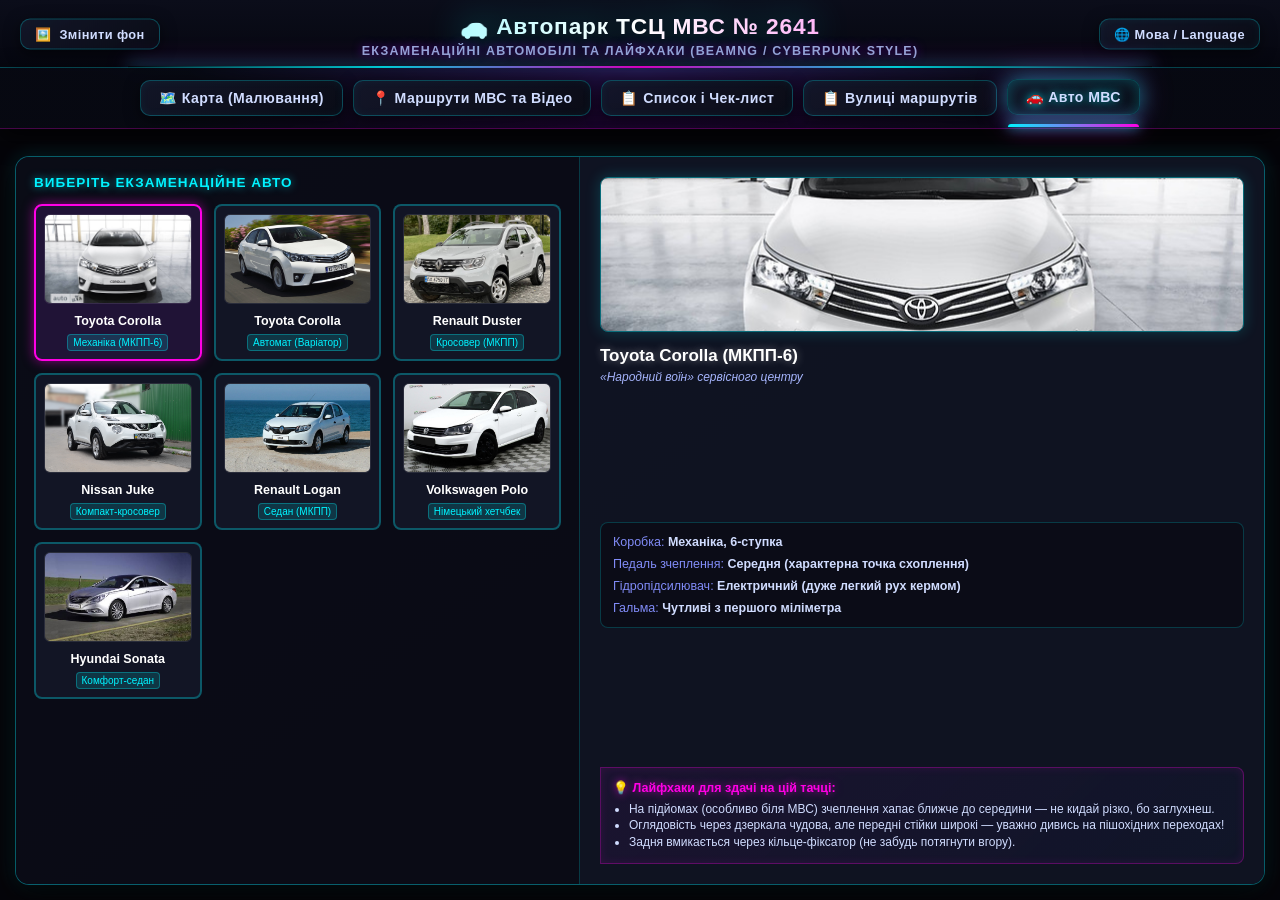
<file: cars.html>
<!DOCTYPE html>
<html lang="uk">
<head>
    <meta charset="UTF-8">
    <meta name="viewport" content="width=device-width, initial-scale=1.0">
    <title>Екзаменаційний автопарк МВС | ТСЦ 2641</title>
    <!-- Підключаємо глобальний та локальний стилі -->
    <link rel="stylesheet" href="style.css">
    <link rel="stylesheet" href="cars.css">
    <link rel="icon" type="image/png" href="img/logo.jpg">
</head>
<body>

    <!-- 1. ШАПКА САЙТУ -->
    <header>
        <div style="display: flex; gap: 8px; align-items: center; position: absolute; left: 20px; top: 50%; transform: translateY(-50%);">
            <label class="nav-btn" style="padding: 7px 14px; font-size: 0.8rem; cursor: pointer;">
                🖼️ <span id="lbl-bg">Змінити фон</span>
                <input type="file" id="bgFileInput" accept="image/*" style="display: none;" onchange="changeCustomBackground(event)">
            </label>
        </div>

        <div>
            <h1 id="site-title">🚗 Автопарк ТСЦ МВС № 2641</h1>
            <p id="site-subtitle">Екзаменаційні автомобілі та лайфхаки (BeamNG / Cyberpunk Style)</p>
        </div>

        <div style="position: absolute; right: 20px; top: 50%; transform: translateY(-50%);">
            <button class="nav-btn" onclick="toggleLangDropdown(event)" style="padding: 7px 14px; font-size: 0.8rem;">
                🌐 Мова / Language
            </button>
            <div class="lang-dropdown" id="lang-dropdown-menu" style="display: none; position: absolute; right: 0; top: 42px; background: rgba(14, 17, 32, 0.98); border: 1px solid rgba(0, 243, 255, 0.4); border-radius: 10px; box-shadow: 0 10px 25px rgba(0,0,0,0.8); z-index: 1000; min-width: 160px; overflow: hidden;">
                <button class="lang-option" onclick="changeLanguage('uk')" style="width: 100%; padding: 9px 14px; background: none; border: none; color: #d0dcff; text-align: left; cursor: pointer; font-size: 13px; font-weight: 600;">🇺🇦 Українська</button>
                <button class="lang-option" onclick="changeLanguage('en')" style="width: 100%; padding: 9px 14px; background: none; border: none; color: #d0dcff; text-align: left; cursor: pointer; font-size: 13px; font-weight: 600;">🇬🇧 English</button>
                <button class="lang-option" onclick="changeLanguage('pl')" style="width: 100%; padding: 9px 14px; background: none; border: none; color: #d0dcff; text-align: left; cursor: pointer; font-size: 13px; font-weight: 600;">🇵🇱 Polski</button>
                <button class="lang-option" onclick="changeLanguage('de')" style="width: 100%; padding: 9px 14px; background: none; border: none; color: #d0dcff; text-align: left; cursor: pointer; font-size: 13px; font-weight: 600;">🇩🇪 Deutsch</button>
                <button class="lang-option" onclick="changeLanguage('zh')" style="width: 100%; padding: 9px 14px; background: none; border: none; color: #d0dcff; text-align: left; cursor: pointer; font-size: 13px; font-weight: 600;">🇨🇳 中文</button>
                <button class="lang-option" onclick="changeLanguage('hu')" style="width: 100%; padding: 9px 14px; background: none; border: none; color: #d0dcff; text-align: left; cursor: pointer; font-size: 13px; font-weight: 600;">🇭🇺 Magyar</button>
                <button class="lang-option" onclick="changeLanguage('ro')" style="width: 100%; padding: 9px 14px; background: none; border: none; color: #d0dcff; text-align: left; cursor: pointer; font-size: 13px; font-weight: 600;">🇷🇴 Română</button>
            </div>
        </div>
    </header>

    <!-- 2. ПАНЕЛЬ НАВІГАЦІЇ -->
    <div class="nav-buttons">
        <button class="nav-btn" id="nav-map" onclick="goToMainView('map')">🗺️ Карта (Малювання)</button>
        <button class="nav-btn" id="nav-routes" onclick="goToMainView('my-routes')">📍 Маршрути МВС та Відео</button>
        <button class="nav-btn" id="nav-list" onclick="goToMainView('list')">📋 Список і Чек-лист</button>
        <button class="nav-btn" id="nav-streets" onclick="goToStreets()">📋 Вулиці маршрутів</button>
        <button class="nav-btn active" id="nav-cars">🚗 Авто МВС</button>
    </div>

    <!-- 3. ОСНОВНИЙ КОНТЕЙНЕР АВТОПАРКУ -->
    <div class="content-container" style="display: flex; padding: 15px; box-sizing: border-box; overflow: hidden; flex: 1;">
        <div class="beamng-container" style="display: flex; width: 100%; height: 100%; background: linear-gradient(145deg, rgba(14, 17, 32, 0.95), rgba(8, 10, 20, 0.98)); border-radius: 14px; overflow: hidden; border: 1px solid rgba(0, 243, 255, 0.35); box-shadow: 0 10px 30px rgba(0, 0, 0, 0.8), 0 0 20px rgba(0, 243, 255, 0.15);">
            
            <!-- ЛІВА ЧАСТИНА: Сітка вибору машин -->
            <div class="vehicle-grid-pane">
                <div class="pane-header" id="pane-header-text">Виберіть екзаменаційне авто</div>
                <div class="vehicles-grid">
                    <!-- 1. Toyota Corolla (Механіка) -->
                    <div class="vehicle-card active" onclick="selectCar('corolla-mt')">
                        <img src="img/toyota_mt.jpg" alt="Toyota Corolla MT" onerror="this.src='https://images.unsplash.com/photo-1621007947382-bb3c3994e3fb?w=400&q=80'">
                        <div class="card-title">Toyota Corolla</div>
                        <div class="card-badge" id="badge-mt">Механіка (МКПП-6)</div>
                    </div>
                    <!-- 2. Toyota Corolla (Автомат) -->
                    <div class="vehicle-card" onclick="selectCar('corolla-at')">
                        <img src="img/toyota_at.jpg" alt="Toyota Corolla AT" onerror="this.src='https://images.unsplash.com/photo-1541899481282-d53bffe3c35d?w=400&q=80'">
                        <div class="card-title">Toyota Corolla</div>
                        <div class="card-badge" id="badge-at">Автомат (Варіатор)</div>
                    </div>
                    <!-- 3. Renault Duster -->
                    <div class="vehicle-card" onclick="selectCar('duster-mt')">
                        <img src="img/renault_duster.jpg" alt="Renault Duster" onerror="this.src='https://images.unsplash.com/photo-1533473359331-0135ef1b58bf?w=400&q=80'">
                        <div class="card-title">Renault Duster</div>
                        <div class="card-badge" id="badge-duster">Кросовер (МКПП)</div>
                    </div>
                    <!-- 4. Nissan Juke -->
                    <div class="vehicle-card" onclick="selectCar('juke-at')">
                        <img src="img/nissan_juke.jpg" alt="Nissan Juke" onerror="this.src='https://images.unsplash.com/photo-1533473359331-0135ef1b58bf?w=400&q=80'">
                        <div class="card-title">Nissan Juke</div>
                        <div class="card-badge" id="badge-juke">Компакт-кросовер</div>
                    </div>
                    <!-- 5. Renault Logan -->
                    <div class="vehicle-card" onclick="selectCar('logan-mt')">
                        <img src="img/renault_logan.jpg" alt="Renault Logan" onerror="this.src='https://images.unsplash.com/photo-1541899481282-d53bffe3c35d?w=400&q=80'">
                        <div class="card-title">Renault Logan</div>
                        <div class="card-badge" id="badge-logan">Седан (МКПП)</div>
                    </div>
                    <!-- 6. Volkswagen Polo -->
                    <div class="vehicle-card" onclick="selectCar('polo-mt')">
                        <img src="img/vw_polo.jpg" alt="Volkswagen Polo" onerror="this.src='https://images.unsplash.com/photo-1621007947382-bb3c3994e3fb?w=400&q=80'">
                        <div class="card-title">Volkswagen Polo</div>
                        <div class="card-badge" id="badge-polo">Німецький хетчбек</div>
                    </div>
                    <!-- 7. Hyundai Sonata -->
                    <div class="vehicle-card" onclick="selectCar('sonata-at')">
                        <img src="img/hyundai_sonata.jpg" alt="Hyundai Sonata" onerror="this.src='https://images.unsplash.com/photo-1533473359331-0135ef1b58bf?w=400&q=80'">
                        <div class="card-title">Hyundai Sonata</div>
                        <div class="card-badge" id="badge-sonata">Комфорт-седан</div>
                    </div>
                </div>
            </div>

            <!-- ПРАВА ЧАСТИНА: Панель деталей -->
            <div class="vehicle-info-pane">
                <div class="preview-box">
                    <img id="selected-car-img" src="img/toyota_mt.jpg" alt="Preview" onerror="this.src='https://images.unsplash.com/photo-1621007947382-bb3c3994e3fb?w=600&q=80'">
                    <h2 id="car-name">Toyota Corolla (МКПП-6)</h2>
                    <div id="car-tagline" class="tagline">«Народний воїн» сервісного центру</div>
                </div>

                <!-- Технічні характеристики -->
                <div class="specs-grid">
                    <div class="spec-item"><span id="lbl-gearbox">Коробка:</span> <strong id="spec-gearbox">Механіка, 6-ступка</strong></div>
                    <div class="spec-item"><span id="lbl-clutch">Педаль зчеплення:</span> <strong id="spec-clutch">Середня (характерна точка схоплення)</strong></div>
                    <div class="spec-item"><span id="lbl-steering">Гідропідсилювач:</span> <strong id="spec-steering">Електричний (дуже легкий рух кермом)</strong></div>
                    <div class="spec-item"><span id="lbl-brakes">Гальма:</span> <strong id="spec-brakes">Чутливі з першого міліметра</strong></div>
                </div>

                <!-- Блок корисної інфи (лайфхаки) -->
                <div class="exam-tips-box">
                    <h3 id="tips-header">💡 Лайфхаки для здачі на цій тачці:</h3>
                    <ul id="tips-list">
                        <li>На підйомах (особливо біля МВС) зчеплення хапає ближче до середини — не кидай різко, бо заглухнеш.</li>
                        <li>Оглядовість через дзеркала чудова, але передні стійки широкі — уважно дивись на пішохідних переходах!</li>
                        <li>Задня вмикається через кільце-фіксатор (не забудь потягнути вгору).</li>
                    </ul>
                </div>
            </div>
        </div>
    </div>

    <script src="cars.js"></script>
    <script>
        function toggleLangDropdown(event) {
            event.stopPropagation();
            const dropdown = document.getElementById('lang-dropdown-menu');
            dropdown.style.display = dropdown.style.display === 'block' ? 'none' : 'block';
        }

        window.addEventListener('click', function() {
            const dropdown = document.getElementById('lang-dropdown-menu');
            if (dropdown) dropdown.style.display = 'none';
        });

        function changeLanguage(lang) {
            localStorage.setItem('selected_lang', lang);
            const urlParams = new URLSearchParams(window.location.search);
            urlParams.set('lang', lang);
            window.location.search = urlParams.toString();
        }

        function changeCustomBackground(event) {
            const file = event.target.files[0];
            if (!file) return;
            const reader = new FileReader();
            reader.onload = function(e) {
                const bgUrl = e.target.result;
                document.body.style.backgroundImage = `url('${bgUrl}')`;
                try { localStorage.setItem('drivesync_custom_bg', bgUrl); } catch(err) {}
            };
            reader.readAsDataURL(file);
        }

        window.addEventListener('DOMContentLoaded', () => {
            const savedBg = localStorage.getItem('drivesync_custom_bg');
            if (savedBg) {
                document.body.style.backgroundImage = `url('${savedBg}')`;
            }
        });

        function goToMainView(viewName) {
            const urlParams = new URLSearchParams(window.location.search);
            const lang = urlParams.get('lang') || localStorage.getItem('selected_lang') || 'uk';
            location.href = `index.html?view=${viewName}&lang=${lang}`;
        }

        function goToStreets() {
            const urlParams = new URLSearchParams(window.location.search);
            const lang = urlParams.get('lang') || localStorage.getItem('selected_lang') || 'uk';
            location.href = `streets.html?lang=${lang}`;
        }
    </script>
</body>
</html>
</file>
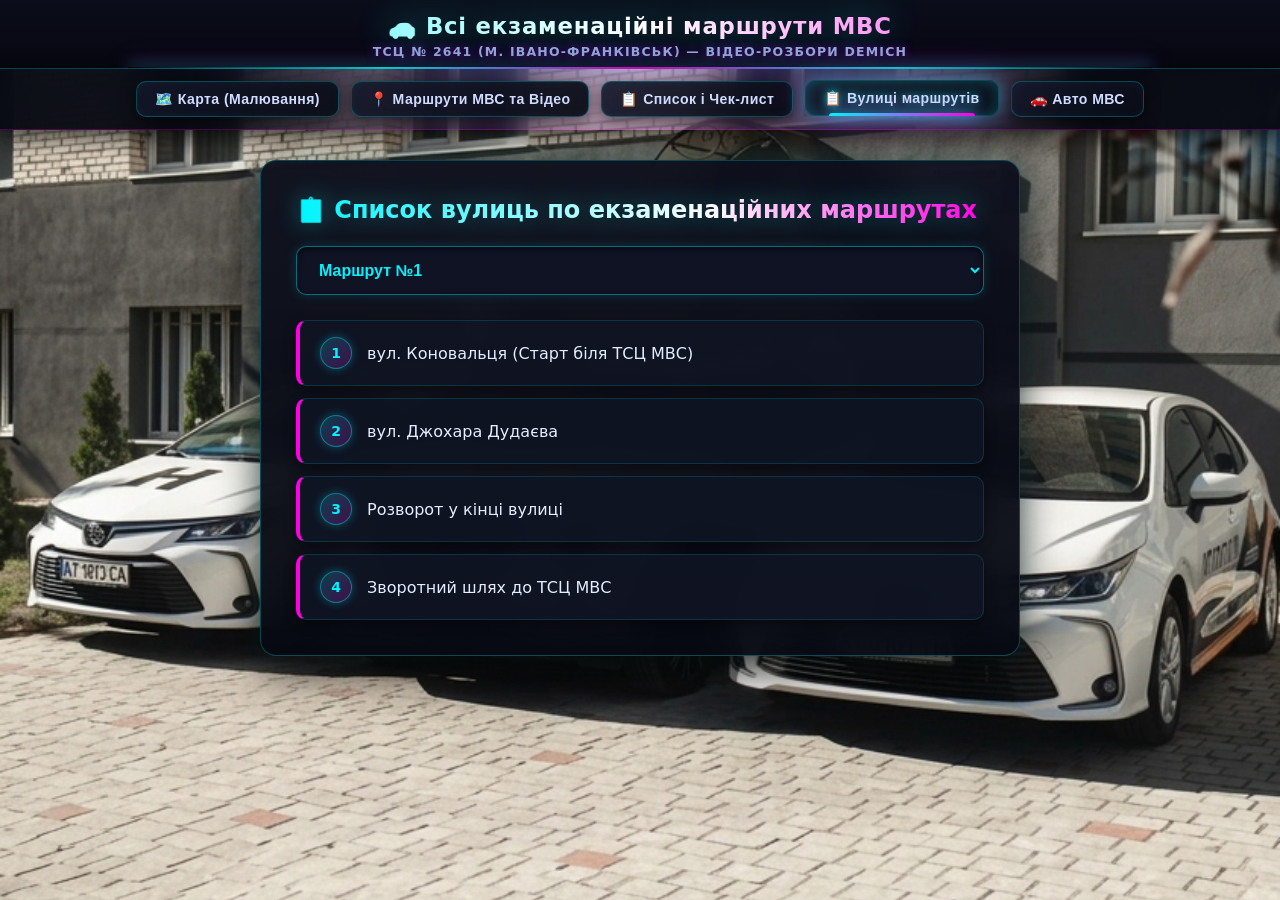
<file: streets.html>
<!DOCTYPE html>
<html lang="uk">
<head>
    <meta charset="UTF-8">
    <meta name="viewport" content="width=device-width, initial-scale=1.0">
    <title>Список вулиць по маршрутах | ТСЦ 2641</title>
    <link rel="icon" type="image/png" href="img/logo.jpg">
    <link rel="stylesheet" href="style.css">
    <link rel="stylesheet" href="style-streets.css">
</head>
<body>

    <header>
        <h1>🚗 Всі екзаменаційні маршрути МВС</h1>
        <p>ТСЦ № 2641 (м. Івано-Франківськ) — Відео-розбори DEMICH</p>
    </header>

    <div class="nav-buttons">
        <button id="s-btn-1" onclick="goToView('map')">🗺️ Карта (Малювання)</button>
        <button id="s-btn-2" onclick="goToView('my-routes')">📍 Маршрути МВС та Відео</button>
        <button id="s-btn-3" onclick="goToView('list')">📋 Список і Чек-лист</button>
        <button id="s-btn-4" class="active">📋 Вулиці маршрутів</button>
        <!-- Виправлена кнопка без зайвих інлайн-стилів, щоб виглядала ідентично -->
        <button id="btn-cars-direct" class="nav-btn" onclick="goToCars()">🚗 Авто МВС</button>
    </div>

    <div class="container">
        <h2 id="streets-header">📋 Список вулиць по екзаменаційних маршрутах</h2>
        
        <select id="routeSelect" onchange="showStreets()">
            <option value="1">Маршрут №1</option>
            <option value="2">Маршрут №2</option>
            <option value="3">Маршрут №3</option>
            <option value="4">Маршрут №4</option>
            <option value="6">Маршрут №6</option>
            <option value="7">Маршрут №7</option>
            <option value="8">Маршрут №8</option>
            <option value="9">Маршрут №9</option>
            <option value="10">Маршрут №10</option>
            <option value="11">Маршрут №11</option>
        </select>

        <div id="streetsListContainer">
            <ol id="streetsUl"></ol>
        </div>
    </div>

    <script>
        function goToView(viewName) {
            const urlParams = new URLSearchParams(window.location.search);
            const lang = urlParams.get('lang') || localStorage.getItem('selected_lang') || 'uk';
            location.href = `index.html?view=${viewName}&lang=${lang}`;
        }

        // Додано функцію переходу на сторінку автопарку із збереженням мови
        function goToCars() {
            const urlParams = new URLSearchParams(window.location.search);
            const lang = urlParams.get('lang') || localStorage.getItem('selected_lang') || 'uk';
            location.href = `cars.html?lang=${lang}`;
        }

        const routesData = {
            uk: {
                "1": ["вул. Коновальця (Старт біля ТСЦ МВС)", "вул. Джохара Дудаєва", "Розворот у кінці вулиці", "Зворотний шлях до ТСЦ МВС"],
                "2": ["вул. Коновальця (Старт МВС)", "вул. Бандери", "вул. Височана", "вул. Шухевича", "вул. Незалежності", "вул. Бандери", "Повернення до сервісного центру"],
                "3": ["вул. Коновальця (Старт МВС)", "вул. Бандери", "вул. Сахарова", "вул. Коновальця", "Повернення до МВС"],
                "4": ["вул. Коновальця (Старт МВС)", "вул. Петлюри", "вул. Довженка", "По кільцю на 4-й з'їзд", "Зворотний маршрут до МВС"],
                "6": ["вул. Коновальця (Старт МВС)", "вул. Бандери", "вул. Височана", "вул. Шухевича", "вул. Незалежності", "вул. Залізнична", "вул. Лепкого", "вул. Незалежності", "вул. Мельника", "вул. Сахарова", "вул. Коновальця", "Повернення до сервісного центру"],
                "7": ["вул. Коновальця (Старт біля МВС)", "вул. Бандери", "вул. Стецького", "вул. Коновальця", "Фініш біля ТСЦ МВС"],
                "8": ["вул. Коновальця (Старт МВС)", "вул. Бандери", "вул. Ребета", "вул. Макуха", "вул. Микитинецька", "вул. Незалежності", "вул. Юності", "Повернення до сервісного центру"],
                "9": ["вул. Коновальця (Старт МВС)", "вул. Сахарова", "вул. Мельника", "вул. Незалежності", "вул. Лепкого", "вул. Залізнична", "вул. Незалежності", "вул. Шухевича", "вул. Височана", "вул. Зорія", "вул. Бандери", "Повернення до сервісного центру"],
                "10": ["вул. Коновальця (Старт МВС)", "вул. Петлюри", "вул. Дорошенка", "вул. Сухомлицького", "вул. Довженка", "Зворотний шлях до МВС"],
                "11": ["вул. Коновальця (Старт МВС)", "вул. Петлюри до кільця", "Повернення на сервісний центр МВС"]
            },
            en: {
                "1": ["Konovaltsia St. (Start near MIA TSC)", "Dzhokhar Dudayev St.", "U-turn at the end of the street", "Return path to MIA TSC"],
                "2": ["Konovaltsia St. (MIA Start)", "Bandery St.", "Vysochana St.", "Shukhevycha St.", "Nezalezhnosti St.", "Bandery St.", "Return to Service Center"],
                "3": ["Konovaltsia St. (MIA Start)", "Bandery St.", "Sakharova St.", "Konovaltsia St.", "Return to MIA"],
                "4": ["Konovaltsia St. (MIA Start)", "Petliury St.", "Dovzhenka St.", "Roundabout to the 4th exit", "Return route to MIA"],
                "6": ["Konovaltsia St. (MIA Start)", "Bandery St.", "Vysochana St.", "Shukhevycha St.", "Nezalezhnosti St.", "Zaliznychna St.", "Lepkoho St.", "Nezalezhnosti St.", "Melnyka St.", "Sakharova St.", "Konovaltsia St.", "Return to Service Center"],
                "7": ["Konovaltsia St. (Start near MIA)", "Bandery St.", "Stetskoho St.", "Konovaltsia St.", "Finish near MIA TSC"],
                "8": ["Konovaltsia St. (MIA Start)", "Bandery St.", "Rebeta St.", "Makuha St.", "Mykynytska St.", "Nezalezhnosti St.", "Yunosti St.", "Return to Service Center"],
                "9": ["Konovaltsia St. (MIA Start)", "Sakharova St.", "Melnyka St.", "Nezalezhnosti St.", "Lepkoho St.", "Zaliznychna St.", "Nezalezhnosti St.", "Shukhevychiv St.", "Vysochana St.", "Zoria St.", "Bandery St.", "Return to Service Center"],
                "10": ["Konovaltsia St. (MIA Start)", "Petliury St.", "Doroshenka St.", "Sukhomlytskoho St.", "Dovzhenka St.", "Return path to MIA"],
                "11": ["Konovaltsia St. (MIA Start)", "Petliury St. to the roundabout", "Return to MIA Service Center"]
            },
            pl: {
                "1": ["ul. Konowalskiego (Start koło TSC MSW)", "ul. Dżohara Dudajewa", "Zawrót na końcu ulicy", "Droga powrotna do TSC MSW"],
                "2": ["ul. Konowalskiego (Start MSW)", "ul. Bandery", "ul. Wysoczana", "ul. Szuchewycza", "ul. Niepodległości", "ul. Bandery", "Powrót do centrum obsługi"],
                "3": ["ul. Konowalskiego (Start MSW)", "ul. Bandery", "ul. Sacharowa", "ul. Konowalskiego", "Powrót do MSW"],
                "4": ["ul. Konowalskiego (Start MSW)", "ul. Petlury", "ul. Dowżenki", "Rondo do 4. zjazdu", "Trasa powrotna do MSW"],
                "6": ["ul. Konowalskiego (Start MSW)", "ul. Bandery", "ul. Wysoczana", "ul. Szuchewycza", "ul. Niepodległości", "ul. Kolejowa", "ul. Lepkiego", "ul. Niepodległości", "ul. Melnyka", "ul. Sacharowa", "ul. Konowalskiego", "Powrót do centrum obsługi"],
                "7": ["ul. Konowalskiego (Start koło MSW)", "ul. Bandery", "ul. Steckiego", "ul. Konowalskiego", "Meta koło TSC MSW"],
                "8": ["ul. Konowalskiego (Start MSW)", "ul. Bandery", "ul. Rebeta", "ul. Makucha", "ul. Mykynyckiej", "ul. Niepodległości", "ul. Młodości", "Powrót do centrum obsługi"],
                "9": ["ul. Konowalskiego (Start MSW)", "ul. Sacharowa", "ul. Melnyka", "ul. Niepodległości", "ul. Kolejowa", "ul. Niepodległości", "ul. Szuchewyczów", "ul. Wysoczana", "ul. Zoria", "ul. Bandery", "Powrót do centrum obsługi"],
                "10": ["ul. Konowalskiego (Start MSW)", "ul. Petlury", "ul. Doroszenki", "ul. Suchomłyńskiego", "ul. Dowżenki", "Droga powrotna do MSW"],
                "11": ["ul. Konowalskiego (Start MSW)", "ul. Petlury do ronda", "Powrót do centrum obsługi MSW"]
            },
            de: {
                "1": ["Konowalsky-Str. (Start in der Nähe von MWD TSC)", "Dzhokhar-Dudayev-Str.", "Wende am Ende der Straße", "Rückweg zum MWD TSC"],
                "2": ["Konowalsky-Str. (MWD Start)", "Bandera-Str.", "Wysochana-Str.", "Schuchewytsch-Str.", "Unabhängigkeitsstr.", "Bandera-Str.", "Rückkehr zum Servicecenter"],
                "3": ["Konowalsky-Str. (MWD Start)", "Bandera-Str.", "Sacharow-Str.", "Konowalsky-Str.", "Rückkehr zu MWD"],
                "4": ["Konowalsky-Str. (MWD Start)", "Petljura-Str.", "Dowschenko-Str.", "Kreisverkehr zur 4. Ausfahrt", "Rückroute zu MWD"],
                "6": ["Konowalsky-Str. (MWD Start)", "Bandera-Str.", "Wysochana-Str.", "Schuchewytsch-Str.", "Unabhängigkeitsstr.", "Eisenbahnstr.", "Lepkyj-Str.", "Unabhängigkeitsstr.", "Melnyk-Str.", "Sacharow-Str.", "Konowalsky-Str.", "Rückkehr zum Servicecenter"],
                "7": ["Konowalsky-Str. (Start in der Nähe von MWD)", "Bandera-Str.", "Stezko-Str.", "Konowalsky-Str.", "Ziel in der Nähe von MWD TSC"],
                "8": ["Konowalsky-Str. (MWD Start)", "Bandera-Str.", "Rebet-Str.", "Makuch-Str.", "Mykynytska-Str.", "Unabhängigkeitsstr.", "Jugendstr.", "Rückkehr zum Servicecenter"],
                "9": ["Konowalsky-Str. (MWD Start)", "Sacharow-Str.", "Melnyk-Str.", "Unabhängigkeitsstr.", "Eisenbahnstr.", "Unabhängigkeitsstr.", "Schuchewytsch-Str.", "Wysochana-Str.", "Zoria-Str.", "Bandera-Str.", "Rückkehr zum Servicecenter"],
                "10": ["Konowalsky-Str. (MWD Start)", "Petljura-Str.", "Doroschenko-Str.", "Suchomlyskyj-Str.", "Dowschenko-Str.", "Rückweg zu MWD"],
                "11": ["Konowalsky-Str. (MWD Start)", "Petljura-Str. zum Kreisverkehr", "Rückkehr zum MWD-Servicecenter"]
            },
            zh: {
                "1": ["科诺瓦利西亚街 (内政部服务中心起点)", "杜达耶夫街", "街尽头掉头", "返回内政部服务中心"],
                "2": ["科诺瓦利西亚街 (起点)", "班德拉街", "维索恰纳街", "舒赫维奇街", "独立大街", "班德拉街", "返回服务中心"],
                "3": ["科诺瓦利西亚街 (起点)", "班德拉街", "萨哈罗夫街", "科诺瓦利西亚街", "返回内政部"],
                "4": ["科诺瓦利西亚街 (起点)", "彼特留拉街", "多夫任科街", "环岛第四出口", "返回内政部路线"],
                "6": ["科诺瓦利西亚街 (起点)", "班德拉街", "维索恰纳街", "舒赫维奇街", "独立大街", "铁路街", "列普基街", "独立大街", "梅尔尼克街", "萨哈罗夫街", "科诺瓦利西亚街", "返回服务中心"],
                "7": ["科诺瓦利西亚街 (起点)", "班德拉街", "斯泰茨基街", "科诺瓦利西亚街", "终点"],
                "8": ["科诺瓦利西亚街 (起点)", "班德拉街", "雷贝特街", "马库哈街", "米基宁齐街", "独立大街", "青年街", "返回服务中心"],
                "9": ["科诺瓦利西亚街 (起点)", "萨哈罗夫街", "梅尔尼克街", "独立大街", "列普基街", "铁路街", "独立大街", "舒赫维奇街", "维索恰纳街", "佐里亚街", "班德拉街", "返回服务中心"],
                "10": ["科诺瓦利西亚街 (起点)", "彼特留拉街", "多罗申科街", "苏霍姆利茨基街", "多夫任科街", "返回路线"],
                "11": ["科诺瓦利西亚街 (起点)", "彼特留拉街至环岛", "返回内政部服务中心"]
            },
            hu: {
                "1": ["Konovaltsia u. (Start a BM TSC közelében)", "Dzhokhar Dudayev u.", "Megfordulás az utca végén", "Visszaút a BM TSC-hez"],
                "2": ["Konovaltsia u. (BM Start)", "Bandery u.", "Vysochana u.", "Shukhevycha u.", "Nezalezhnosti u.", "Bandery u.", "Visszatérés a szolgáltató központba"],
                "3": ["Konovaltsia u. (BM Start)", "Bandery u.", "Sakharova u.", "Konovaltsia u.", "Visszatérés a BM-hez"],
                "4": ["Konovaltsia u. (BM Start)", "Petliury u.", "Dovzhenka u.", "Körforgalom a 4. kijjárathoz", "Visszaút a BM-hez"],
                "6": ["Konovaltsia u. (BM Start)", "Bandery u.", "Vysochana u.", "Shukhevycha u.", "Nezalezhnosti u.", "Zaliznychna u.", "Lepkoho u.", "Nezalezhnosti u.", "Melnyka u.", "Sakharova u.", "Konovaltsia u.", "Visszatérés a központba"],
                "7": ["Konovaltsia u. (Start a BM közelében)", "Bandery u.", "Stetskoho u.", "Konovaltsia u.", "Cél"],
                "8": ["Konovaltsia u. (BM Start)", "Bandery u.", "Rebeta u.", "Makuha u.", "Mykynytska u.", "Nezalezhnosti u.", "Yunosti u.", "Visszatérés a központba"],
                "9": ["Konovaltsia u. (BM Start)", "Sakharova u.", "Melnyka u.", "Nezalezhnosti u.", "Lepkoho u.", "Zaliznychna u.", "Nezalezhnosti u.", "Shukhevychiv u.", "Vysochana u.", "Zoria u.", "Bandery u.", "Visszatérés a központba"],
                "10": ["Konovaltsia u. (BM Start)", "Petliury u.", "Doroshenka u.", "Sukhomlytskoho u.", "Dovzhenka u.", "Visszaút a BM-hez"],
                "11": ["Konovaltsia u. (BM Start)", "Petliury u. a körforgalomig", "Visszatérés a BM központba"]
            },
            ro: {
                "1": ["Str. Konovaltsia (Start lângă TSC MAI)", "Str. Dzhokhar Dudayev", "Întoarcere la capătul străzii", "Drumul înapoi la TSC MAI"],
                "2": ["Str. Konovaltsia (Start MAI)", "Str. Bandery", "Str. Vysochana", "Str. Shukhevycha", "Str. Nezalezhnosti", "Str. Bandery", "Întoarcere la Centrul de Servicii"],
                "3": ["Str. Konovaltsia (Start MAI)", "Str. Bandery", "Str. Sakharova", "Str. Konovaltsia", "Întoarcere la MAI"],
                "4": ["Str. Konovaltsia (Start MAI)", "Str. Petliury", "Str. Dovzhenka", "Sens giratoriu spre a 4-a ieșire", "Traseu de întoarcere la MAI"],
                "6": ["Str. Konovaltsia (Start MAI)", "Str. Bandery", "Str. Vysochana", "Str. Shukhevycha", "Str. Nezalezhnosti", "Str. Zaliznychna", "Str. Lepkoho", "Str. Nezalezhnosti", "Str. Melnyka", "Str. Sakharova", "Str. Konovaltsia", "Întoarcere la centru"],
                "7": ["Str. Konovaltsia (Start lângă MAI)", "Str. Bandery", "Str. Stetskoho", "Str. Konovaltsia", "Sosire"],
                "8": ["Str. Konovaltsia (Start MAI)", "Str. Bandery", "Str. Rebeta", "Str. Makuha", "Str. Mykynytska", "Str. Nezalezhnosti", "Str. Yunosti", "Întoarcere la centru"],
                "9": ["Str. Konovaltsia (Start MAI)", "Str. Sakharova", "Str. Melnyka", "Str. Nezalezhnosti", "Str. Lepkoho", "Str. Zaliznychna", "Str. Nezalezhnosti", "Str. Shukhevychiv", "Str. Vysochana", "Str. Zoria", "Str. Bandery", "Întoarcere la centru"],
                "10": ["Str. Konovaltsia (Start MAI)", "Str. Petliury", "Str. Doroshenka", "Str. Sukhomlytskoho", "Str. Dovzhenka", "Drum înapoi la MAI"],
                "11": ["Str. Konovaltsia (Start MAI)", "Str. Petliury până la sensul giratoriu", "Întoarcere la MAI"]
            }
        };

        function showStreets() {
            const selectedRoute = document.getElementById('routeSelect').value;
            const ul = document.getElementById('streetsUl');
            ul.innerHTML = "";

            const urlParams = new URLSearchParams(window.location.search);
            let lang = urlParams.get('lang') || localStorage.getItem('selected_lang') || 'uk';
            if (!routesData[lang]) lang = 'uk';

            const streets = routesData[lang][selectedRoute] || ["Information is missing."];
            
            streets.forEach(street => {
                const li = document.createElement('li');
                li.innerText = street;
                ul.appendChild(li);
            });
        }

        const streetTranslations = {
            uk: { title: "🚗 Всі екзаменаційні маршрути МВС", sub: "ТСЦ № 2641 (м. Івано-Франківськ) — Відео-розбори DEMICH", h2: "📋 Список вулиць по екзаменаційних маршрутах", b1: "🗺️ Карта (Малювання)", b2: "📍 Маршрути МВС та Відео", b3: "📋 Список і Чек-лист", b4: "📋 Вулиці маршрутів", carsBtn: "🚗 Авто МВС", routeWord: "Маршрут №" },
            en: { title: "🚗 All MIA Exam Routes", sub: "TSC № 2641 (Ivano-Frankivsk) — DEMICH Reviews", h2: "📋 Street List by Exam Routes", b1: "🗺️ Map (Drawing)", b2: "📍 MIA Routes & Video", b3: "📋 List & Checklist", b4: "📋 Route Streets", carsBtn: "🚗 MIA Cars", routeWord: "Route №" },
            pl: { title: "🚗 Wszystkie trasy egzaminacyjne MSW", sub: "TSC № 2641 (Iwano-Frankiwsk) — Analiza DEMICH", h2: "📋 Lista ulic według tras egzaminacyjnych", b1: "🗺️ Mapa (Rysowanie)", b2: "📍 Trasy MSW i Wideo", b3: "📋 Lista i Lista kontrolna", b4: "📋 Ulice tras", carsBtn: "🚗 Samochody MSW", routeWord: "Trasa №" },
            de: { title: "🚗 Alle MWD-Prüfungsstrecken", sub: "TSC № 2641 (Iwano-Frankiwsk) — DEMICH Analysen", h2: "📋 Straßenliste nach Prüfungsstrecken", b1: "🗺️ Karte (Zeichnen)", b2: "📍 MWD-Strecken & Video", b3: "📋 Liste & Checkliste", b4: "📋 Routenstraßen", carsBtn: "🚗 MWD-Autos", routeWord: "Route №" },
            zh: { title: "🚗 所有内政部考试路线", sub: "TSC № 2641 (伊万-弗兰科夫斯克) — DEMICH 评测", h2: "📋 考试路线街道列表", b1: "🗺️ 地图 (绘制)", b2: "📍 内政部路线与视频", b3: "📋 列表与清单", b4: "📋 路线街道", carsBtn: "🚗 内政部汽车", routeWord: "路线 №" },
            hu: { title: "🚗 Összes Belügyminisztériumi vizsgútvonal", sub: "TSC № 2641 (Ivano-Frankivszk) — DEMICH Elemzések", h2: "📋 Utcák listája a vizsgútvonalak szerint", b1: "🗺️ Térkép (Rajzolás)", b2: "📍 BM Útvonalak és Videó", b3: "📋 Lista és Ellenőrzőlista", b4: "📋 Útvonalak utcái", carsBtn: "🚗 BM autók", routeWord: "Útvonal №" },
            ro: { title: "🚗 Toate rasele de examen MAI", sub: "TSC № 2641 (Ivano-Frankivsk) — Recenzii DEMICH", h2: "📋 Lista străzilor după rutele de examen", b1: "🗺️ Hartă (Desenare)", b2: "📍 Trasee MAI și Video", b3: "📋 Listă și Listă de verificare", b4: "📋 Străzile traseului", carsBtn: "🚗 Mașini MAI", routeWord: "Traseul №" }
        };

        window.addEventListener('DOMContentLoaded', () => {
            const urlParams = new URLSearchParams(window.location.search);
            let lang = urlParams.get('lang') || localStorage.getItem('selected_lang') || 'uk';
            const t = streetTranslations[lang] || streetTranslations.uk;

            const h1 = document.querySelector('header h1');
            const p = document.querySelector('header p');
            const h2 = document.getElementById('streets-header');
            const b1 = document.getElementById('s-btn-1');
            const b2 = document.getElementById('s-btn-2');
            const b3 = document.getElementById('s-btn-3');
            const b4 = document.getElementById('s-btn-4');
            const btnCars = document.getElementById('btn-cars-direct');

            if (h1) h1.innerText = t.title;
            if (p) p.innerText = t.sub;
            if (h2) h2.innerText = t.h2;
            if (b1) b1.innerText = t.b1;
            if (b2) b2.innerText = t.b2;
            if (b3) b3.innerText = t.b3;
            if (b4) b4.innerText = t.b4;
            if (btnCars) btnCars.innerText = t.carsBtn;

            const sel = document.getElementById('routeSelect');
            if (sel) {
                Array.from(sel.options).forEach(opt => {
                    const val = opt.value;
                    opt.text = `${t.routeWord}${val}`;
                });
            }

            showStreets();
        });
    </script>
</body>
</html>
</file>
<file: style.css>
:root {
    --bg-color: #05050a;
    --card-bg: rgba(10, 12, 22, 0.9);
    --neon-cyan: #00f3ff;
    --neon-pink: #ff00e5;
    --neon-purple: #9d00ff;
    --text-color: #ffffff;
    --text-secondary: #a5b4fc;
}

html, body {
    margin: 0;
    padding: 0;
    height: 100%;
    color: var(--text-color);
    font-family: 'Segoe UI', system-ui, -apple-system, sans-serif;
    overflow: hidden;
    background-color: var(--bg-color);
}

body {
    display: flex;
    flex-direction: column;
    background-image: url('img/fon.jpg'); 
    background-size: cover;          
    background-position: center;     
    background-repeat: no-repeat;    
    background-attachment: fixed;    
}

/* 1. ШАПКА В СТИЛІ CYBERPUNK NEON ROOM */
header {
    background: linear-gradient(180deg, #0b0d1a 0%, #060710 100%);
    padding: 13px 20px 9px 20px;
    text-align: center;
    position: relative;
    flex-shrink: 0;
    box-shadow: 0 5px 30px rgba(0, 243, 255, 0.15);
    border-bottom: 1px solid rgba(0, 243, 255, 0.3);
}

header::after {
    content: "";
    position: absolute;
    bottom: -1px;
    left: 10%;
    right: 10%;
    height: 2px;
    background: linear-gradient(90deg, transparent, var(--neon-cyan), var(--neon-pink), var(--neon-cyan), transparent);
    box-shadow: 0 0 15px var(--neon-cyan), 0 0 25px var(--neon-pink);
}

header h1 {
    margin: 0;
    font-size: 1.42rem;
    font-weight: 900;
    letter-spacing: 0.8px;
    background: linear-gradient(90deg, #00f3ff 0%, #ffffff 50%, #ff00e5 100%);
    -webkit-background-clip: text;
    -webkit-text-fill-color: transparent;
    filter: drop-shadow(0 0 18px rgba(0, 243, 255, 0.45));
}

header p {
    margin: 4px 0 0 0;
    font-size: 0.78rem;
    color: #98a8d8;
    letter-spacing: 1.2px;
    text-transform: uppercase;
    font-weight: 600;
    text-shadow: 0 0 10px rgba(157, 0, 255, 0.5);
}

/* 2. ПАНЕЛЬ НАВІГАЦІЇ З НЕОНОВИМ КОНТУРОМ */
.nav-buttons {
    display: flex;
    justify-content: center;
    gap: 12px;
    padding: 12px 20px;
    background: radial-gradient(circle at top center, rgba(157, 0, 255, 0.14) 0%, rgba(7, 9, 18, 0.96) 70%);
    backdrop-filter: blur(16px);
    border-bottom: 1px solid rgba(255, 0, 229, 0.25);
    flex-shrink: 0;
    flex-wrap: wrap;
    box-shadow: 0 8px 25px rgba(0, 0, 0, 0.75);
}

/* УНІФІКОВАНИЙ СТИЛЬ КНОПОК */
button:not(.route-selector button[onclick*="changeRouteColor"]), .nav-btn {
    position: relative;
    background: linear-gradient(145deg, rgba(20, 24, 42, 0.9), rgba(10, 12, 22, 0.95)) !important;
    color: #d0dcff !important;
    border: 1px solid rgba(0, 243, 255, 0.25) !important;
    padding: 9px 18px;
    border-radius: 10px;
    font-size: 0.88rem;
    font-weight: 600;
    cursor: pointer;
    letter-spacing: 0.4px;
    transition: all 0.25s cubic-bezier(0.25, 0.8, 0.25, 1);
    box-shadow: 0 4px 15px rgba(0, 0, 0, 0.5), inset 0 0 10px rgba(0, 243, 255, 0.05);
    display: inline-flex;
    align-items: center;
    justify-content: center;
    gap: 8px;
}

button:not(.route-selector button[onclick*="changeRouteColor"]):hover, .nav-btn:hover {
    background: linear-gradient(145deg, rgba(35, 20, 58, 0.95), rgba(16, 22, 42, 0.95)) !important;
    color: #ffffff !important;
    border-color: var(--neon-pink) !important;
    transform: translateY(-2px);
    box-shadow: 0 6px 20px rgba(255, 0, 229, 0.35), 0 0 15px rgba(0, 243, 255, 0.3), inset 0 0 12px rgba(255, 0, 229, 0.2);
}

.nav-buttons button.active, .nav-btn.active {
    background: linear-gradient(135deg, rgba(0, 243, 255, 0.22) 0%, rgba(255, 0, 229, 0.22) 100%) !important;
    color: #ffffff !important;
    border: 1px solid var(--neon-cyan) !important;
    font-weight: 800;
    text-shadow: 0 0 10px rgba(0, 243, 255, 0.8);
    box-shadow: 
        0 0 22px rgba(0, 243, 255, 0.45),
        0 0 35px rgba(255, 0, 229, 0.25),
        inset 0 0 15px rgba(0, 243, 255, 0.25) !important;
    transform: translateY(-1px);
}

.nav-buttons button.active::after, .nav-btn.active::after {
    content: "";
    position: absolute;
    bottom: -13px;
    left: 0%;
    right: 0%;
    height: 3px;
    background: linear-gradient(90deg, var(--neon-cyan), var(--neon-pink));
    border-radius: 4px 4px 0 0;
    box-shadow: 0 0 12px var(--neon-cyan), 0 0 20px var(--neon-pink);
}

/* 3. НИЖНЯ ПАНЕЛЬ ІНСТРУМЕНТІВ */
.route-selector {
    padding: 11px 20px;
    background: linear-gradient(180deg, rgba(12, 14, 26, 0.96) 0%, rgba(7, 8, 16, 0.96) 100%);
    backdrop-filter: blur(12px);
    display: flex;
    gap: 14px;
    align-items: center;
    justify-content: space-between;
    border-bottom: 1px solid rgba(0, 243, 255, 0.2);
    font-size: 0.88rem;
    flex-shrink: 0;
    flex-wrap: wrap;
    box-shadow: 0 6px 25px rgba(0, 0, 0, 0.7);
}

.route-selector > div {
    display: flex;
    align-items: center;
    gap: 12px;
}

.route-selector div[style*="background: rgb"] {
    background: rgba(10, 12, 24, 0.95) !important;
    border: 1px solid rgba(255, 0, 229, 0.3) !important;
    border-radius: 10px !important;
    padding: 6px 12px !important;
    box-shadow: inset 0 2px 8px rgba(0, 0, 0, 0.8), 0 0 12px rgba(255, 0, 229, 0.15);
}

.route-selector button[onclick*="changeRouteColor"] {
    border: 2px solid rgba(255, 255, 255, 0.3) !important;
    border-radius: 50% !important;
    width: 22px !important;
    height: 22px !important;
    padding: 0 !important;
    cursor: pointer;
    box-shadow: 0 0 10px rgba(0, 0, 0, 0.6);
    transition: transform 0.2s cubic-bezier(0.175, 0.885, 0.32, 1.275), box-shadow 0.2s;
}

.route-selector button[onclick*="changeRouteColor"]:hover {
    transform: scale(1.25);
    border-color: #ffffff !important;
    box-shadow: 0 0 15px #ffffff;
}

select {
    padding: 8px 16px;
    border-radius: 9px;
    background: #0f1324;
    color: #00f3ff;
    border: 1px solid rgba(0, 243, 255, 0.4);
    font-size: 0.88rem;
    font-weight: 700;
    outline: none;
    cursor: pointer;
    box-shadow: inset 0 2px 6px rgba(0, 0, 0, 0.6), 0 0 10px rgba(0, 243, 255, 0.1);
    transition: all 0.2s;
}

select:hover, select:focus {
    border-color: var(--neon-pink);
    color: #ffffff;
    box-shadow: 0 0 16px rgba(255, 0, 229, 0.4);
}

.content-container {
    flex: 1;
    position: relative;
    overflow: hidden;
}

.view-section {
    position: absolute;
    top: 0;
    left: 0;
    width: 100%;
    height: 100%;
    display: none;
    flex-direction: column;
    box-sizing: border-box;
}

.view-section.active {
    display: flex;
}

.map-layout {
    display: flex;
    flex: 1;
    position: relative;
    overflow: hidden;
    width: 100%;
}

#map, #map-my-routes {
    flex: 1;
    height: 100%;
    width: 100%;
}

/* 4. ПРАВА БОКОВА ПАНЕЛЬ З НЕОНОВОЮ РАМКОЮ */
.route-info-panel {
    width: 340px;
    background: linear-gradient(180deg, rgba(12, 14, 26, 0.96) 0%, rgba(8, 9, 18, 0.98) 100%);
    backdrop-filter: blur(16px);
    border-left: 1px solid rgba(0, 243, 255, 0.3);
    padding: 20px;
    box-sizing: border-box;
    overflow-y: auto;
    flex-shrink: 0;
    box-shadow: -15px 0 40px rgba(0, 0, 0, 0.8), inset 1px 0 15px rgba(0, 243, 255, 0.08);
}

.route-info-panel h3 {
    margin-top: 0;
    font-size: 1.05rem;
    color: var(--neon-cyan);
    border-bottom: 1px solid rgba(255, 0, 229, 0.3);
    padding-bottom: 12px;
    text-shadow: 0 0 12px rgba(0, 243, 255, 0.5);
}

textarea {
    background: #06070f !important;
    color: var(--neon-cyan) !important;
    border: 1px solid rgba(0, 243, 255, 0.35) !important;
    border-radius: 9px !important;
    padding: 12px !important;
    font-family: monospace;
    font-size: 11.5px;
    box-shadow: inset 0 3px 10px rgba(0, 0, 0, 0.9), 0 0 12px rgba(0, 243, 255, 0.15);
}

.routes-list-container {
    padding: 20px;
    overflow-y: auto;
    flex: 1;
    max-width: 800px;
    margin: 0 auto;
    width: 100%;
    box-sizing: border-box;
}

.route-card, .checklist-card {
    background: rgba(12, 15, 28, 0.92);
    backdrop-filter: blur(12px);
    padding: 18px 22px;
    border-radius: 14px;
    margin-bottom: 16px;
    border: 1px solid rgba(0, 243, 255, 0.2);
    border-left: 4px solid var(--neon-pink);
    box-shadow: 0 8px 25px rgba(0, 0, 0, 0.5), 0 0 15px rgba(0, 243, 255, 0.08);
}

.route-card h3, .checklist-card h3 {
    margin-top: 0;
    color: var(--text-color);
}

.route-info-panel a, 
.route-info-panel button[onclick*="video"], 
a[href*="youtube"], 
a[href*="youtu.be"] {
    display: inline-flex !important;
    align-items: center !important;
    justify-content: center !important;
    gap: 8px !important;
    background: linear-gradient(135deg, var(--neon-purple) 0%, var(--neon-pink) 100%) !important;
    color: white !important;
    padding: 10px 18px !important;
    border-radius: 10px !important;
    text-decoration: none !important;
    font-size: 0.88rem !important;
    font-weight: 700 !important;
    letter-spacing: 0.4px !important;
    transition: all 0.25s cubic-bezier(0.25, 0.8, 0.25, 1) !important;
    box-shadow: 0 4px 20px rgba(157, 0, 255, 0.45), 0 0 15px rgba(255, 0, 229, 0.3) !important;
    border: 1px solid rgba(255, 0, 229, 0.5) !important;
    width: 100% !important;
    box-sizing: border-box !important;
    margin-top: 10px !important;
}

.route-info-panel a:hover, 
.route-info-panel button[onclick*="video"]:hover, 
a[href*="youtube"]:hover, 
a[href*="youtu.be"]:hover {
    transform: translateY(-2px) !important;
    background: linear-gradient(135deg, #b026ff 0%, #ff33ec 100%) !important;
    box-shadow: 0 6px 25px rgba(255, 0, 229, 0.7), 0 0 20px rgba(0, 243, 255, 0.45) !important;
    border-color: var(--neon-cyan) !important;
}

label[for="importFile"], #importFile + label, .route-selector label {
    display: inline-flex !important;
    align-items: center !important;
    justify-content: center !important;
    gap: 8px !important;
    background: linear-gradient(145deg, rgba(20, 24, 42, 0.9), rgba(10, 12, 22, 0.95)) !important;
    color: #d0dcff !important;
    border: 1px solid rgba(0, 243, 255, 0.25) !important;
    padding: 7px 14px !important;
    border-radius: 9px !important;
    font-size: 0.88rem !important;
    font-weight: 600 !important;
    cursor: pointer !important;
    letter-spacing: 0.4px !important;
    transition: all 0.25s cubic-bezier(0.25, 0.8, 0.25, 1) !important;
    box-shadow: 0 4px 15px rgba(0, 0, 0, 0.5), inset 0 0 10px rgba(0, 243, 255, 0.05) !important;
}

label[for="importFile"]:hover, #importFile + label:hover, .route-selector label:hover {
    background: linear-gradient(145deg, rgba(35, 20, 58, 0.95), rgba(16, 22, 42, 0.95)) !important;
    color: #ffffff !important;
    border-color: var(--neon-pink) !important;
    transform: translateY(-2px) !important;
    box-shadow: 0 6px 20px rgba(255, 0, 229, 0.35), 0 0 15px rgba(0, 243, 255, 0.3), inset 0 0 12px rgba(255, 0, 229, 0.2) !important;
}

.checklist-items {
    display: flex;
    flex-direction: column;
    gap: 12px;
    margin-top: 12px;
}

.checklist-items label {
    display: flex;
    align-items: center;
    gap: 12px;
    cursor: pointer;
    font-size: 0.95rem;
}

.checklist-items input[type="checkbox"] {
    width: 18px;
    height: 18px;
    accent-color: var(--neon-cyan);
    cursor: pointer;
}

@media (max-width: 768px) {
    .map-layout {
        flex-direction: column;
    }
    .route-info-panel {
        width: 100%;
        height: 160px;
    }
}

/* МАКСИМАЛЬНО ПОМІТНИЙ активний стан для кнопок інфраструктури (Світлофор, Парковка, Перехід) */
button.infra-btn-active {
    background: linear-gradient(135deg, rgba(0, 243, 255, 0.85) 0%, rgba(255, 0, 229, 0.85) 100%) !important;
    border: 2px solid #ffffff !important;
    color: #ffffff !important;
    box-shadow: 0 0 25px rgba(0, 243, 255, 0.9), 0 0 40px rgba(255, 0, 229, 0.7), inset 0 0 15px rgba(255, 255, 255, 0.8) !important;
    font-weight: 900 !important;
    text-shadow: 0 0 10px rgba(0, 0, 0, 0.9);
}
</file>
<file: cars.css>
* {
    box-sizing: border-box;
}

body, html {
    margin: 0;
    padding: 0;
    width: 100%;
    height: 100%;
    background: #05050a;
    color: #d0dcff;
    font-family: 'Segoe UI', Tahoma, Geneva, Verdana, sans-serif;
    overflow: hidden;
    display: flex;
    flex-direction: column;
}

.beamng-wrapper {
    display: flex;
    flex-direction: column;
    width: 100%;
    height: 100%;
    padding: 14px;
}

/* Шапка у кіберпанк-стилі на всю ширину */
.beamng-topbar {
    display: flex;
    justify-content: space-between;
    align-items: center;
    margin-bottom: 12px;
    background: linear-gradient(145deg, rgba(20, 24, 42, 0.92), rgba(10, 12, 22, 0.96));
    padding: 10px 18px;
    border-radius: 10px;
    border: 1px solid rgba(0, 243, 255, 0.35);
    box-shadow: 0 4px 15px rgba(0, 0, 0, 0.6), inset 0 0 10px rgba(0, 243, 255, 0.08);
    backdrop-filter: blur(12px);
    flex-shrink: 0;
    width: 100%;
}

/* Точна ідентична навігаційна панель як на другому фото */
.nav-buttons {
    display: flex;
    gap: 10px;
    margin-bottom: 12px;
    flex-wrap: wrap;
    flex-shrink: 0;
}

.nav-btn {
    background: linear-gradient(145deg, rgba(14, 17, 32, 0.95), rgba(8, 10, 20, 0.98));
    color: #d0dcff;
    border: 1px solid rgba(0, 243, 255, 0.3);
    padding: 10px 18px;
    border-radius: 10px;
    cursor: pointer;
    font-weight: 600;
    font-size: 13.5px;
    transition: all 0.25s ease;
    box-shadow: 0 4px 15px rgba(0, 0, 0, 0.5);
    display: inline-flex;
    align-items: center;
    gap: 8px;
}

.nav-btn:hover {
    background: linear-gradient(145deg, rgba(35, 20, 58, 0.95), rgba(16, 22, 42, 0.95));
    color: #ffffff;
    border-color: #ff00e5;
    transform: translateY(-2px);
    box-shadow: 0 6px 20px rgba(255, 0, 229, 0.35);
}

.nav-btn.active {
    background: linear-gradient(145deg, rgba(35, 20, 58, 0.95), rgba(16, 22, 42, 0.95));
    color: #ff00e5;
    border-color: #ff00e5;
    box-shadow: 0 0 15px rgba(255, 0, 229, 0.5), inset 0 0 10px rgba(255, 0, 229, 0.2);
    text-shadow: 0 0 8px rgba(255, 0, 229, 0.8);
}

/* Головний контейнер із кіберпанк-дизайном */
.beamng-container {
    display: flex;
    flex: 1;
    background: linear-gradient(145deg, rgba(14, 17, 32, 0.95), rgba(8, 10, 20, 0.98));
    border-radius: 12px;
    overflow: hidden;
    border: 1px solid rgba(0, 243, 255, 0.35);
    box-shadow: 0 10px 30px rgba(0, 0, 0, 0.8), 0 0 20px rgba(0, 243, 255, 0.15);
    backdrop-filter: blur(16px);
    min-height: 0;
}

.vehicle-grid-pane {
    flex: 1.8;
    background: rgba(10, 12, 22, 0.9);
    padding: 18px;
    border-right: 1px solid rgba(0, 243, 255, 0.2);
    overflow-y: auto;
}

.pane-header {
    font-size: 13.5px;
    font-weight: bold;
    color: #00f3ff;
    margin-bottom: 14px;
    text-transform: uppercase;
    letter-spacing: 1px;
    text-shadow: 0 0 8px rgba(0, 243, 255, 0.6);
}

.vehicles-grid {
    display: grid;
    grid-template-columns: repeat(auto-fill, minmax(140px, 1fr));
    gap: 12px;
}

.vehicle-card {
    background: rgba(20, 24, 42, 0.8);
    border: 2px solid rgba(0, 243, 255, 0.3);
    border-radius: 8px;
    padding: 8px;
    cursor: pointer;
    transition: all 0.25s ease;
    text-align: center;
}

.vehicle-card:hover {
    border-color: #ff00e5;
    transform: translateY(-2px);
    box-shadow: 0 5px 15px rgba(255, 0, 229, 0.3);
}

.vehicle-card.active {
    border-color: #ff00e5;
    background: rgba(35, 20, 58, 0.9);
    box-shadow: 0 0 12px rgba(255, 0, 229, 0.5);
}

.vehicle-card img {
    width: 100%;
    height: 90px;
    object-fit: cover;
    border-radius: 6px;
    margin-bottom: 6px;
    border: 1px solid rgba(255, 255, 255, 0.1);
}

.card-title {
    font-size: 12.5px;
    font-weight: 600;
    margin-bottom: 4px;
    color: #ffffff;
}

.card-badge {
    font-size: 10px;
    background: rgba(0, 243, 255, 0.15);
    color: #00f3ff;
    padding: 2px 5px;
    border-radius: 4px;
    display: inline-block;
    border: 1px solid rgba(0, 243, 255, 0.3);
}

/* Права інформаційна панель */
.vehicle-info-pane {
    flex: 2.2;
    background: rgba(16, 20, 35, 0.9);
    padding: 20px;
    display: flex;
    flex-direction: column;
    justify-content: space-between;
    overflow-y: auto;
}

.preview-box img {
    width: 100%;
    height: 155px;
    object-fit: cover;
    border-radius: 8px;
    border: 1px solid rgba(0, 243, 255, 0.4);
    margin-bottom: 10px;
    box-shadow: 0 0 15px rgba(0, 243, 255, 0.2);
}

.preview-box h2 {
    font-size: 17px;
    margin: 0 0 4px 0;
    color: #ffffff;
    text-shadow: 0 0 8px rgba(255, 255, 255, 0.4);
}

.tagline {
    font-size: 12px;
    color: #a5b4fc;
    margin-bottom: 12px;
    font-style: italic;
}

.specs-grid {
    display: grid;
    grid-template-columns: 1fr;
    gap: 8px;
    background: rgba(10, 12, 22, 0.8);
    padding: 12px;
    border-radius: 8px;
    margin-bottom: 12px;
    font-size: 12.5px;
    border: 1px solid rgba(0, 243, 255, 0.2);
}

.spec-item span {
    color: #818cf8;
}

.exam-tips-box {
    background: linear-gradient(135deg, rgba(35, 20, 58, 0.6), rgba(16, 22, 42, 0.8));
    border-left: 4px solid #ff00e5;
    border: 1px solid rgba(255, 0, 229, 0.3);
    padding: 12px;
    border-radius: 0 8px 8px 0;
    box-shadow: inset 0 0 10px rgba(255, 0, 229, 0.1);
}

.exam-tips-box h3 {
    font-size: 12.5px;
    margin: 0 0 6px 0;
    color: #ff00e5;
    text-shadow: 0 0 8px rgba(255, 0, 229, 0.6);
}

.exam-tips-box ul {
    margin: 0;
    padding-left: 16px;
    font-size: 12px;
    color: #d0dcff;
    line-height: 1.4;
}

@media (max-width: 768px) {
    body, html {
        overflow: auto;
    }
    .beamng-container {
        flex-direction: column;
        height: auto;
    }
    .vehicle-grid-pane {
        max-height: 240px;
        border-right: none;
        border-bottom: 1px solid rgba(0, 243, 255, 0.2);
    }
}
</file>
<file: style-streets.css>
:root {
    --bg-color: #05050a;
    --neon-cyan: #00f3ff;
    --neon-pink: #ff00e5;
    --neon-purple: #9d00ff;
    --text-color: #ffffff;
}

* {
    box-sizing: border-box;
}

body {
    font-family: 'Segoe UI', system-ui, -apple-system, sans-serif;
    background-image: url('img/fon.jpg');
    background-size: cover;          
    background-position: center;     
    background-repeat: no-repeat;    
    background-attachment: fixed;    
    color: var(--text-color);
    margin: 0;
    padding: 0;
    min-height: 100vh;
    display: flex;
    flex-direction: column;
    background-color: var(--bg-color);
}

/* 1. ШАПКА В СТИЛІ CYBERPUNK NEON */
header {
    background: linear-gradient(180deg, #0b0d1a 0%, #060710 100%);
    padding: 13px 20px 9px 20px;
    text-align: center;
    position: relative;
    flex-shrink: 0;
    box-shadow: 0 5px 30px rgba(0, 243, 255, 0.15);
    border-bottom: 1px solid rgba(0, 243, 255, 0.3);
}

header::after {
    content: "";
    position: absolute;
    bottom: -1px;
    left: 10%;
    right: 10%;
    height: 2px;
    background: linear-gradient(90deg, transparent, var(--neon-cyan), var(--neon-pink), var(--neon-cyan), transparent);
    box-shadow: 0 0 15px var(--neon-cyan), 0 0 25px var(--neon-pink);
}

header h1 {
    margin: 0;
    font-size: 1.42rem;
    font-weight: 900;
    letter-spacing: 0.8px;
    background: linear-gradient(90deg, #00f3ff 0%, #ffffff 50%, #ff00e5 100%);
    -webkit-background-clip: text;
    -webkit-text-fill-color: transparent;
    filter: drop-shadow(0 0 18px rgba(0, 243, 255, 0.45));
}

header p {
    margin: 4px 0 0 0;
    font-size: 0.78rem;
    color: #98a8d8;
    letter-spacing: 1.2px;
    text-transform: uppercase;
    font-weight: 600;
    text-shadow: 0 0 10px rgba(157, 0, 255, 0.5);
}

/* 2. ПАНЕЛЬ НАВІГАЦІЇ */
.nav-buttons {
    display: flex;
    justify-content: center;
    gap: 12px;
    padding: 12px 20px;
    background: radial-gradient(circle at top center, rgba(157, 0, 255, 0.14) 0%, rgba(7, 9, 18, 0.96) 70%);
    backdrop-filter: blur(16px);
    border-bottom: 1px solid rgba(255, 0, 229, 0.25);
    flex-shrink: 0;
    margin-bottom: 30px;
    flex-wrap: wrap;
    box-shadow: 0 8px 25px rgba(0, 0, 0, 0.75);
}

.nav-buttons button {
    position: relative;
    background: linear-gradient(145deg, rgba(20, 24, 42, 0.9), rgba(10, 12, 22, 0.95));
    color: #d0dcff;
    border: 1px solid rgba(0, 243, 255, 0.25);
    padding: 9px 18px;
    border-radius: 10px;
    font-size: 0.88rem;
    font-weight: 600;
    cursor: pointer;
    letter-spacing: 0.4px;
    transition: all 0.25s cubic-bezier(0.25, 0.8, 0.25, 1);
    box-shadow: 0 4px 15px rgba(0, 0, 0, 0.5), inset 0 0 10px rgba(0, 243, 255, 0.05);
}

.nav-buttons button:hover {
    background: linear-gradient(145deg, rgba(35, 20, 58, 0.95), rgba(16, 22, 42, 0.95));
    color: #ffffff;
    border-color: var(--neon-pink);
    transform: translateY(-2px);
    box-shadow: 0 6px 20px rgba(255, 0, 229, 0.35), 0 0 15px rgba(0, 243, 255, 0.3), inset 0 0 12px rgba(255, 0, 229, 0.2);
}

.nav-buttons button.active {
    background: linear-gradient(135deg, rgba(0, 243, 255, 0.22) 0%, rgba(255, 0, 229, 0.22) 100%);
    color: #ffffff;
    border: 1px solid var(--neon-cyan);
    font-weight: 800;
    text-shadow: 0 0 10px rgba(0, 243, 255, 0.8);
    box-shadow: 
        0 0 22px rgba(0, 243, 255, 0.45),
        0 0 35px rgba(255, 0, 229, 0.25),
        inset 0 0 15px rgba(0, 243, 255, 0.25);
    transform: translateY(-1px);
}

.nav-buttons button.active::after {
    content: "";
    position: absolute;
    bottom: -1px;
    left: 12%;
    right: 12%;
    height: 3px;
    background: linear-gradient(90deg, var(--neon-cyan), var(--neon-pink));
    border-radius: 4px 4px 0 0;
    box-shadow: 0 0 12px var(--neon-cyan), 0 0 20px var(--neon-pink);
}

/* 3. ОСНОВНИЙ КОНТЕЙНЕР У СТИЛІ NEON GLASS */
.container {
    max-width: 760px;
    width: 92%;
    margin: 0 auto 35px auto;
    background: linear-gradient(180deg, rgba(12, 15, 28, 0.94) 0%, rgba(7, 9, 18, 0.96) 100%);
    padding: 35px;
    border-radius: 16px;
    box-shadow: 0 15px 40px rgba(0, 0, 0, 0.8), 0 0 25px rgba(0, 243, 255, 0.12);
    border: 1px solid rgba(0, 243, 255, 0.25);
    backdrop-filter: blur(16px);
}

h2 {
    margin-top: 0;
    margin-bottom: 22px;
    background: linear-gradient(90deg, #00f3ff 0%, #ffffff 60%, #ff00e5 100%);
    -webkit-background-clip: text;
    -webkit-text-fill-color: transparent;
    font-size: 24px;
    font-weight: 800;
    filter: drop-shadow(0 0 12px rgba(0, 243, 255, 0.35));
}

select {
    width: 100%;
    padding: 14px 18px;
    font-size: 16px;
    font-weight: 700;
    background: #0f1324;
    color: var(--neon-cyan);
    border: 1px solid rgba(0, 243, 255, 0.4);
    border-radius: 10px;
    outline: none;
    cursor: pointer;
    margin-bottom: 25px;
    box-shadow: inset 0 2px 6px rgba(0, 0, 0, 0.6), 0 0 12px rgba(0, 243, 255, 0.15);
    transition: all 0.25s ease;
}

select:hover, select:focus {
    border-color: var(--neon-pink);
    color: #ffffff;
    box-shadow: 0 0 18px rgba(255, 0, 229, 0.45);
}

/* 4. ОФОРМЛЕННЯ СПИСКУ ВУЛИЦЬ */
ol {
    list-style: none;
    padding: 0;
    margin: 0;
    counter-reset: step;
    display: flex;
    flex-direction: column;
    gap: 12px;
}

li {
    background: rgba(16, 20, 36, 0.9);
    padding: 16px 20px;
    border-radius: 10px;
    font-size: 16px;
    font-weight: 500;
    color: #e6ecff;
    border: 1px solid rgba(0, 243, 255, 0.15);
    border-left: 4px solid var(--neon-pink);
    box-shadow: 0 4px 12px rgba(0, 0, 0, 0.45);
    display: flex;
    align-items: center;
    gap: 15px;
    transition: all 0.25s ease;
}

li:hover {
    transform: translateX(6px);
    background: rgba(24, 28, 50, 0.95);
    border-color: rgba(255, 0, 229, 0.45);
    border-left-color: var(--neon-cyan);
    box-shadow: 0 6px 18px rgba(0, 243, 255, 0.2);
}

li::before {
    content: counter(step);
    counter-increment: step;
    display: flex;
    align-items: center;
    justify-content: center;
    width: 30px;
    height: 30px;
    background: linear-gradient(135deg, rgba(0, 243, 255, 0.2), rgba(255, 0, 229, 0.2));
    color: var(--neon-cyan);
    border: 1px solid rgba(0, 243, 255, 0.4);
    border-radius: 50%;
    font-size: 14px;
    font-weight: 800;
    flex-shrink: 0;
    box-shadow: 0 0 10px rgba(0, 243, 255, 0.3);
}
</file>
